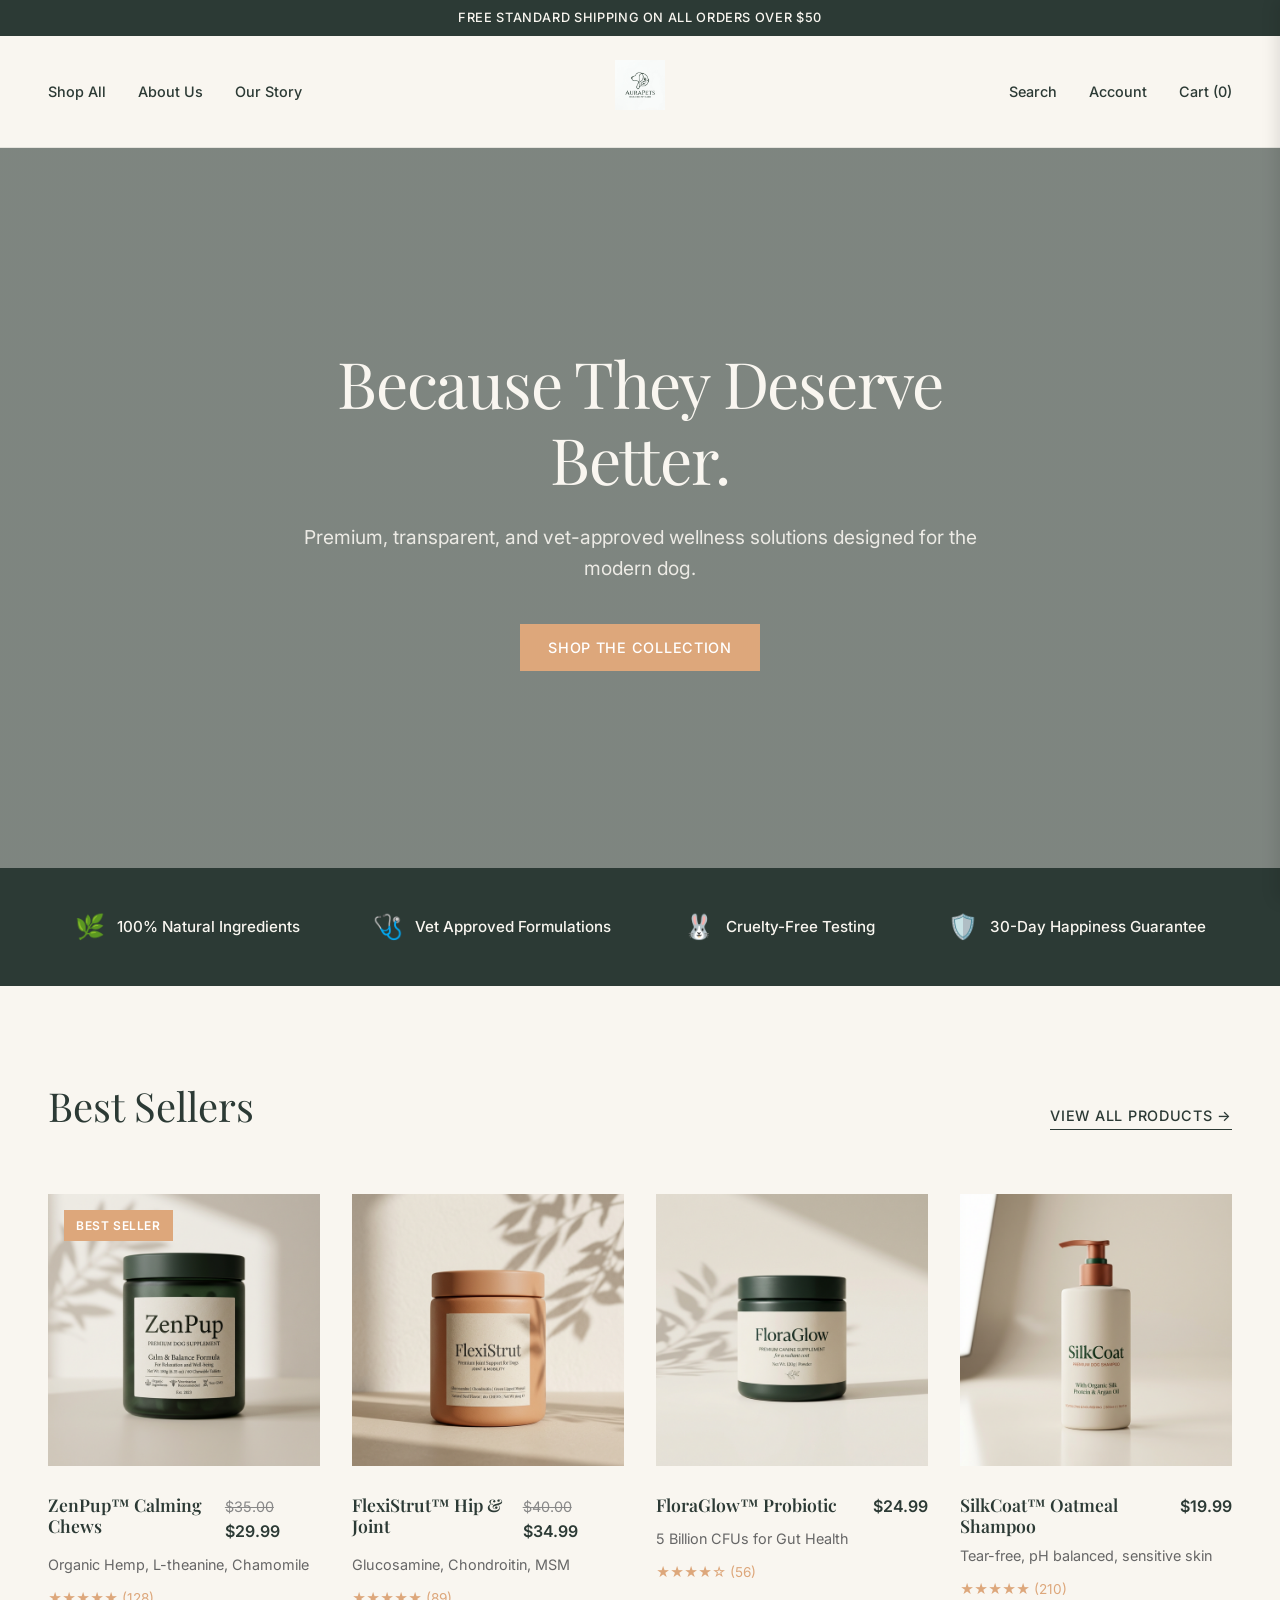
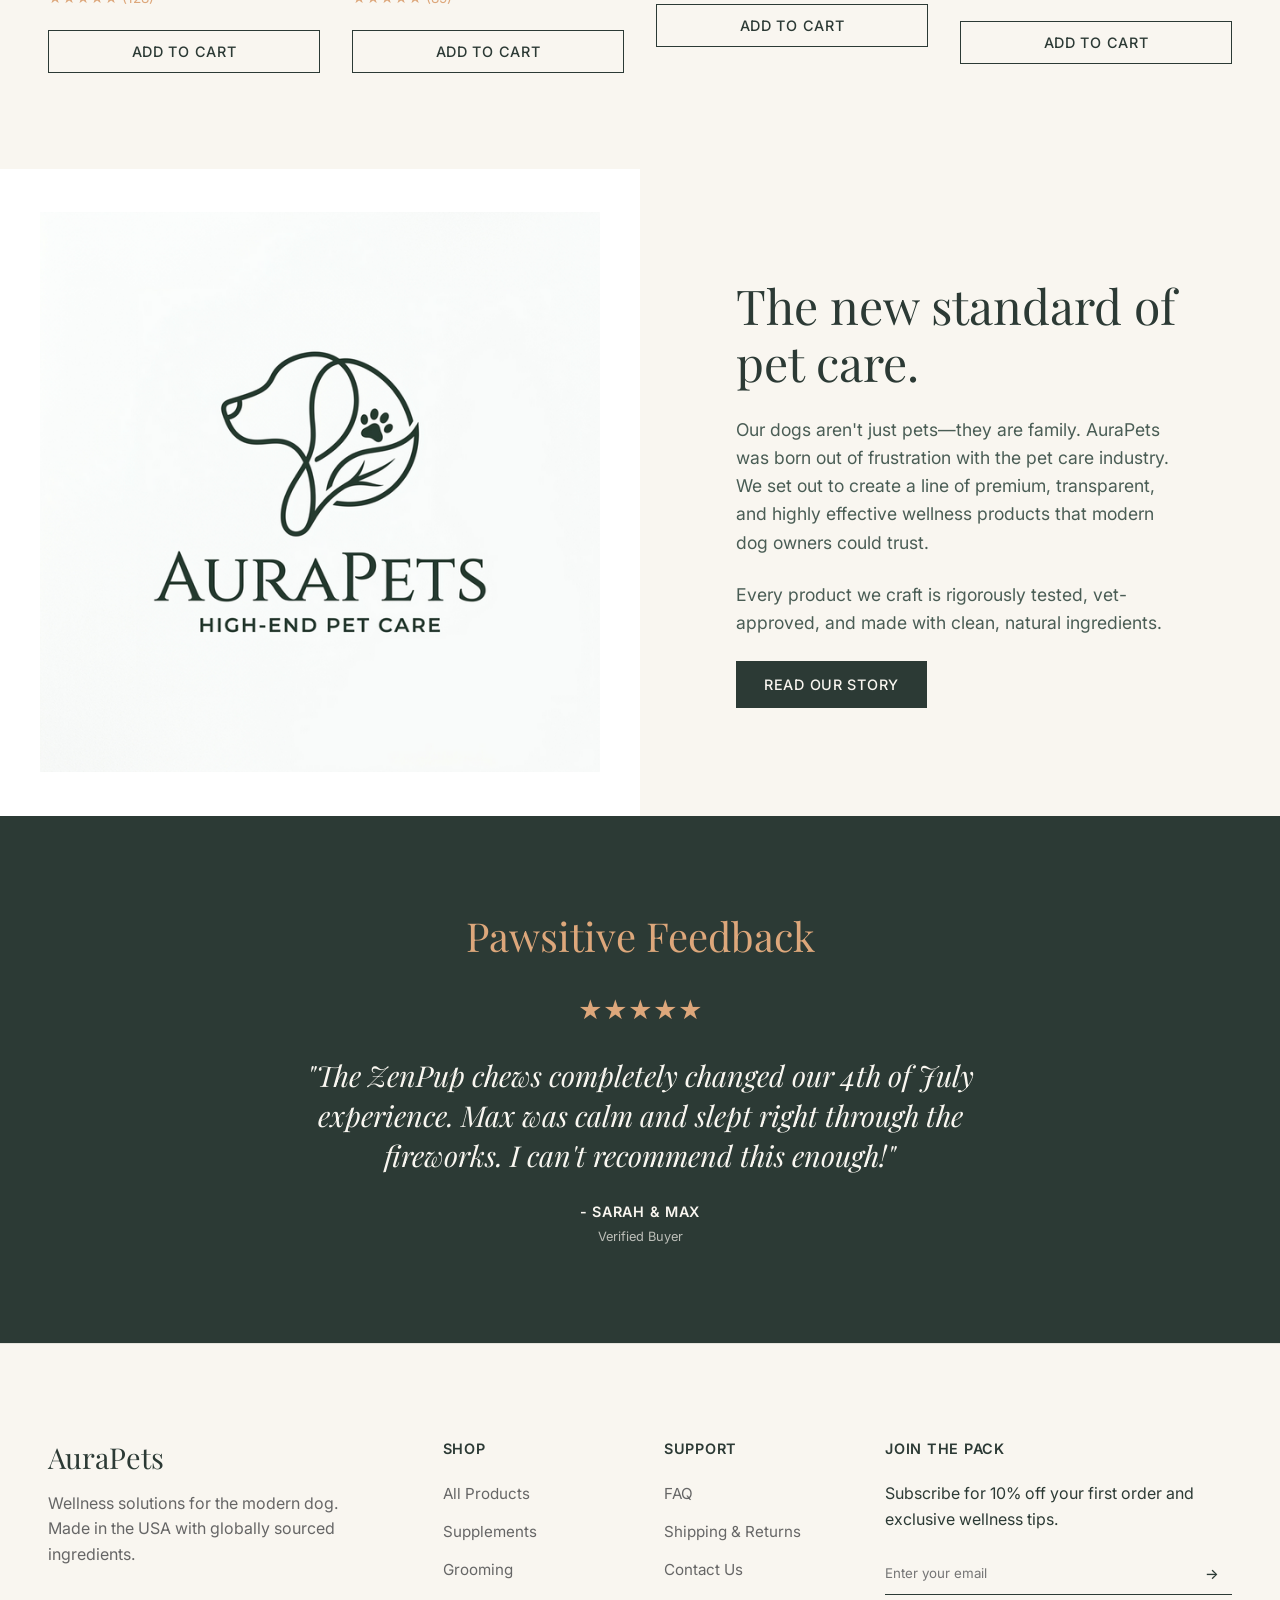
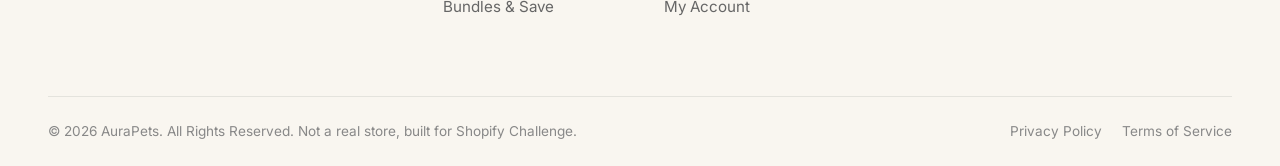
<file: index.html>
<!DOCTYPE html>
<html lang="en">
<head>
    <meta charset="UTF-8">
    <meta name="viewport" content="width=device-width, initial-scale=1.0">
    <title>AuraPets | Premium Dog Wellness</title>
    <!-- Modern Typography -->
    <link rel="preconnect" href="https://fonts.googleapis.com">
    <link rel="preconnect" href="https://fonts.gstatic.com" crossorigin>
    <link href="https://fonts.googleapis.com/css2?family=Playfair+Display:ital,wght@0,400;0,600;1,400&family=Inter:wght@300;400;500;600&display=swap" rel="stylesheet">
    <link rel="stylesheet" href="styles.css">
</head>
<body>

    <!-- Announcement Bar -->
    <div class="announcement-bar">
        <span>Free standard shipping on all orders over $50</span>
    </div>

    <!-- Header / Navbar -->
    <header class="navbar">
        <div class="nav-left">
            <a href="#" class="nav-link">Shop All</a>
            <a href="#" class="nav-link">About Us</a>
            <a href="#" class="nav-link">Our Story</a>
        </div>
        <div class="nav-logo">
            <a href="index.html">
                <img src="images/aurapets_logo_1773768662969.png" alt="AuraPets Logo" style="height: 50px; width: auto;">
            </a>
        </div>
        <div class="nav-right">
            <a href="#" class="nav-link">Search</a>
            <a href="#" class="nav-link">Account</a>
            <a href="#" class="nav-link cart-icon">Cart (0)</a>
        </div>
    </header>

    <!-- Hero Section -->
    <section class="hero">
        <div class="hero-content">
            <h1>Because They Deserve Better.</h1>
            <p>Premium, transparent, and vet-approved wellness solutions designed for the modern dog.</p>
            <a href="#shop" class="btn btn-primary">Shop The Collection</a>
        </div>
    </section>

    <!-- Trust Badges Section -->
    <section class="trust-bar">
        <div class="trust-item">
            <div class="trust-icon">🌿</div>
            <span>100% Natural Ingredients</span>
        </div>
        <div class="trust-item">
            <div class="trust-icon">🩺</div>
            <span>Vet Approved Formulations</span>
        </div>
        <div class="trust-item">
            <div class="trust-icon">🐰</div>
            <span>Cruelty-Free Testing</span>
        </div>
        <div class="trust-item">
            <div class="trust-icon">🛡️</div>
            <span>30-Day Happiness Guarantee</span>
        </div>
    </section>

    <!-- Featured Collection -->
    <section id="shop" class="featured-collection">
        <div class="section-header">
            <h2>Best Sellers</h2>
            <a href="#" class="view-all">View All Products &rarr;</a>
        </div>
        <div class="product-grid">
            <!-- Product 1 -->
            <div class="product-card">
                <div class="product-image-container">
                    <div class="badge">Best Seller</div>
                    <img src="images/aurapets_zenpup_1773768875259.png" alt="ZenPup™ Calming Chews" class="placeholder-image">
                </div>
                <div class="product-info">
                    <div class="product-title-row">
                        <h3>ZenPup™ Calming Chews</h3>
                        <span class="product-price"><span class="compare-price">$35.00</span> $29.99</span>
                    </div>
                    <p class="product-subtitle">Organic Hemp, L-theanine, Chamomile</p>
                    <div class="product-reviews">★★★★★ (128)</div>
                    <button class="btn btn-outline btn-block">Add to Cart</button>
                </div>
            </div>

            <!-- Product 2 -->
            <div class="product-card">
                <div class="product-image-container">
                    <img src="images/aurapets_flexistrut_1773768894676.png" alt="FlexiStrut™ Hip & Joint" class="placeholder-image">
                </div>
                <div class="product-info">
                    <div class="product-title-row">
                        <h3>FlexiStrut™ Hip & Joint</h3>
                        <span class="product-price"><span class="compare-price">$40.00</span> $34.99</span>
                    </div>
                    <p class="product-subtitle">Glucosamine, Chondroitin, MSM</p>
                    <div class="product-reviews">★★★★★ (89)</div>
                    <button class="btn btn-outline btn-block">Add to Cart</button>
                </div>
            </div>

            <!-- Product 3 -->
            <div class="product-card">
                <div class="product-image-container">
                    <img src="images/aurapets_floraglow_1773768927092.png" alt="FloraGlow™ Probiotic" class="placeholder-image">
                </div>
                <div class="product-info">
                    <div class="product-title-row">
                        <h3>FloraGlow™ Probiotic</h3>
                        <span class="product-price">$24.99</span>
                    </div>
                    <p class="product-subtitle">5 Billion CFUs for Gut Health</p>
                    <div class="product-reviews">★★★★☆ (56)</div>
                    <button class="btn btn-outline btn-block">Add to Cart</button>
                </div>
            </div>

            <!-- Product 4 -->
            <div class="product-card">
                <div class="product-image-container">
                    <img src="images/aurapets_silkcoat_1773769211645.png" alt="SilkCoat™ Oatmeal Shampoo" class="placeholder-image">
                </div>
                <div class="product-info">
                    <div class="product-title-row">
                        <h3>SilkCoat™ Oatmeal Shampoo</h3>
                        <span class="product-price">$19.99</span>
                    </div>
                    <p class="product-subtitle">Tear-free, pH balanced, sensitive skin</p>
                    <div class="product-reviews">★★★★★ (210)</div>
                    <button class="btn btn-outline btn-block">Add to Cart</button>
                </div>
            </div>
        </div>
    </section>

    <!-- Brand Story Offset Layout -->
    <section class="brand-story">
        <div class="story-image">
             <img src="images/aurapets_logo_1773768662969.png" alt="AuraPets Logo" style="height: 100%; width: 100%; object-fit: contain; background: #fff; padding: 40px;">
        </div>

        <div class="story-content">
            <h2>The new standard of pet care.</h2>
            <p>Our dogs aren't just pets—they are family. AuraPets was born out of frustration with the pet care industry. We set out to create a line of premium, transparent, and highly effective wellness products that modern dog owners could trust.</p>
            <p>Every product we craft is rigorously tested, vet-approved, and made with clean, natural ingredients.</p>
            <a href="#" class="btn btn-secondary">Read Our Story</a>
        </div>
    </section>

    <!-- Testimonial Slider -->
    <section class="testimonials">
        <h2>Pawsitive Feedback</h2>
        <div class="testimonial-card">
            <div class="stars">★★★★★</div>
            <p class="quote">"The ZenPup chews completely changed our 4th of July experience. Max was calm and slept right through the fireworks. I can't recommend this enough!"</p>
            <p class="author">- Sarah & Max</p>
            <p class="verified">Verified Buyer</p>
        </div>
    </section>

    <!-- Footer -->
    <footer class="site-footer">
        <div class="footer-grid">
            <div class="footer-col brand-col">
                <h3>AuraPets</h3>
                <p>Wellness solutions for the modern dog. Made in the USA with globally sourced ingredients.</p>
            </div>
            <div class="footer-col links-col">
                <h4>Shop</h4>
                <ul>
                    <li><a href="#">All Products</a></li>
                    <li><a href="#">Supplements</a></li>
                    <li><a href="#">Grooming</a></li>
                    <li><a href="#">Bundles & Save</a></li>
                </ul>
            </div>
            <div class="footer-col links-col">
                <h4>Support</h4>
                <ul>
                    <li><a href="#">FAQ</a></li>
                    <li><a href="#">Shipping & Returns</a></li>
                    <li><a href="#">Contact Us</a></li>
                    <li><a href="#">My Account</a></li>
                </ul>
            </div>
            <div class="footer-col newsletter-col">
                <h4>Join the Pack</h4>
                <p>Subscribe for 10% off your first order and exclusive wellness tips.</p>
                <form class="newsletter-form">
                    <input type="email" placeholder="Enter your email" required>
                    <button type="submit" class="btn btn-primary">→</button>
                </form>
            </div>
        </div>
        <div class="footer-bottom">
            <p>&copy; 2026 AuraPets. All Rights Reserved. Not a real store, built for Shopify Challenge.</p>
            <div class="legal-links">
                <a href="#">Privacy Policy</a>
                <a href="#">Terms of Service</a>
            </div>
        </div>
    </footer>

    <!-- Cart Drawer UI -->
    <div class="cart-overlay" id="cartOverlay"></div>
    <div class="cart-drawer" id="cartDrawer">
        <div class="cart-header">
            <h2>Your Cart</h2>
            <button class="close-cart" id="closeCart">&times;</button>
        </div>
        <div class="cart-items" id="cartItems">
            <!-- Cart items will be injected here via JS -->
            <p class="empty-cart-message">Your cart is currently empty.</p>
        </div>
        <div class="cart-footer">
            <div class="cart-total">
                <span>Total:</span>
                <span id="cartTotal">$0.00</span>
            </div>
            <button class="btn btn-primary btn-block checkout-btn">Checkout</button>
        </div>
    </div>

    <!-- Interactive Cart Script -->
    <script>
        document.addEventListener('DOMContentLoaded', () => {
            const addToCartButtons = document.querySelectorAll('.btn-outline.btn-block');
            const cartIcon = document.querySelector('.cart-icon');
            
            const cartDrawer = document.getElementById('cartDrawer');
            const cartOverlay = document.getElementById('cartOverlay');
            const closeCartBtn = document.getElementById('closeCart');
            const cartItemsContainer = document.getElementById('cartItems');
            const cartTotalElement = document.getElementById('cartTotal');
            
            let cart = [];

            // Toggle Cart Drawer
            function toggleCart(e) {
                if (e) e.preventDefault();
                cartDrawer.classList.toggle('open');
                cartOverlay.classList.toggle('open');
            }

            cartIcon.addEventListener('click', toggleCart);
            closeCartBtn.addEventListener('click', toggleCart);
            cartOverlay.addEventListener('click', toggleCart);

            // Update Cart UI
            function updateCartUI() {
                // Update total items count
                const totalItems = cart.reduce((sum, item) => sum + item.quantity, 0);
                cartIcon.textContent = `Cart (${totalItems})`;

                // Render items
                if (cart.length === 0) {
                    cartItemsContainer.innerHTML = '<p class="empty-cart-message">Your cart is currently empty.</p>';
                    cartTotalElement.textContent = '$0.00';
                    return;
                }

                cartItemsContainer.innerHTML = '';
                let totalCost = 0;

                cart.forEach((item, index) => {
                    const itemTotal = item.price * item.quantity;
                    totalCost += itemTotal;

                    const itemHTML = `
                        <div class="cart-item">
                            <img src="${item.image}" alt="${item.title}" class="cart-item-image">
                            <div class="cart-item-details">
                                <h4 class="cart-item-title">${item.title}</h4>
                                <p class="cart-item-price">$${item.price.toFixed(2)}</p>
                                <div class="cart-item-qty">
                                    <span>Qty: ${item.quantity}</span>
                                </div>
                            </div>
                        </div>
                    `;
                    cartItemsContainer.insertAdjacentHTML('beforeend', itemHTML);
                });

                cartTotalElement.textContent = `$${totalCost.toFixed(2)}`;
            }

            // Add to Cart Logic
            addToCartButtons.forEach(button => {
                button.addEventListener('click', function(e) {
                    e.preventDefault();
                    
                    const productCard = this.closest('.product-card');
                    const title = productCard.querySelector('.product-title-row h3').textContent;
                    const priceText = productCard.querySelector('.product-price').childNodes;
                    // Extract price ignoring the compare at span
                    let priceString = "";
                    priceText.forEach(node => {
                        if (node.nodeType === 3) priceString += node.textContent.trim();
                    });
                    const price = parseFloat(priceString.replace('$', ''));
                    const image = productCard.querySelector('.product-image-container img').src;

                    // Check if item already exists in cart
                    const existingItem = cart.find(item => item.title === title);
                    if (existingItem) {
                        existingItem.quantity += 1;
                    } else {
                        cart.push({ title, price, image, quantity: 1 });
                    }

                    updateCartUI();
                    
                    // Visual feedback on the button
                    const originalText = this.textContent;
                    this.textContent = 'Added to Cart!';
                    this.style.backgroundColor = 'var(--text-color)';
                    this.style.color = 'var(--primary-bg)';
                    
                    // Open the cart automatically
                    if (!cartDrawer.classList.contains('open')) {
                        toggleCart();
                    }
                    
                    // Reset button after 2 seconds
                    setTimeout(() => {
                        this.textContent = originalText;
                        this.style.backgroundColor = 'transparent';
                        this.style.color = 'var(--text-color)';
                    }, 2000);
                });
            });
        });
    </script>
</body>
</html>
</file>
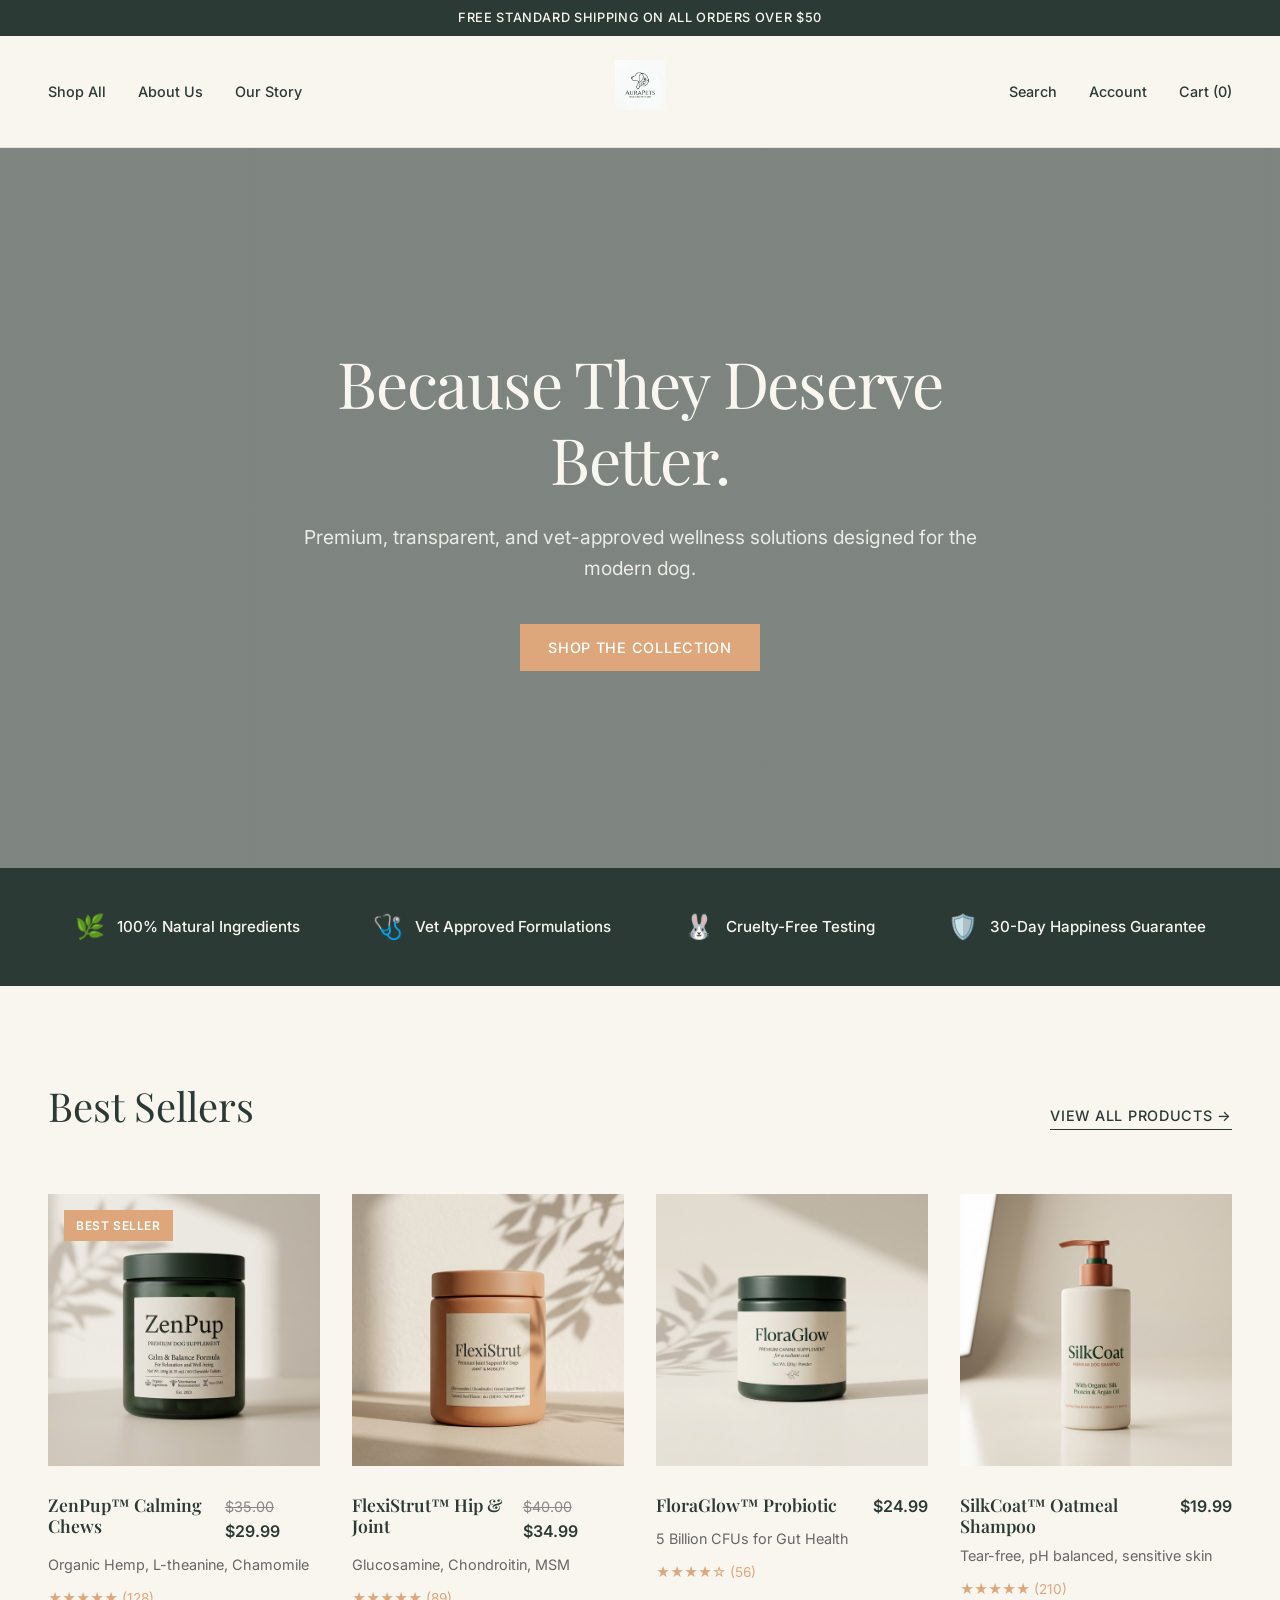
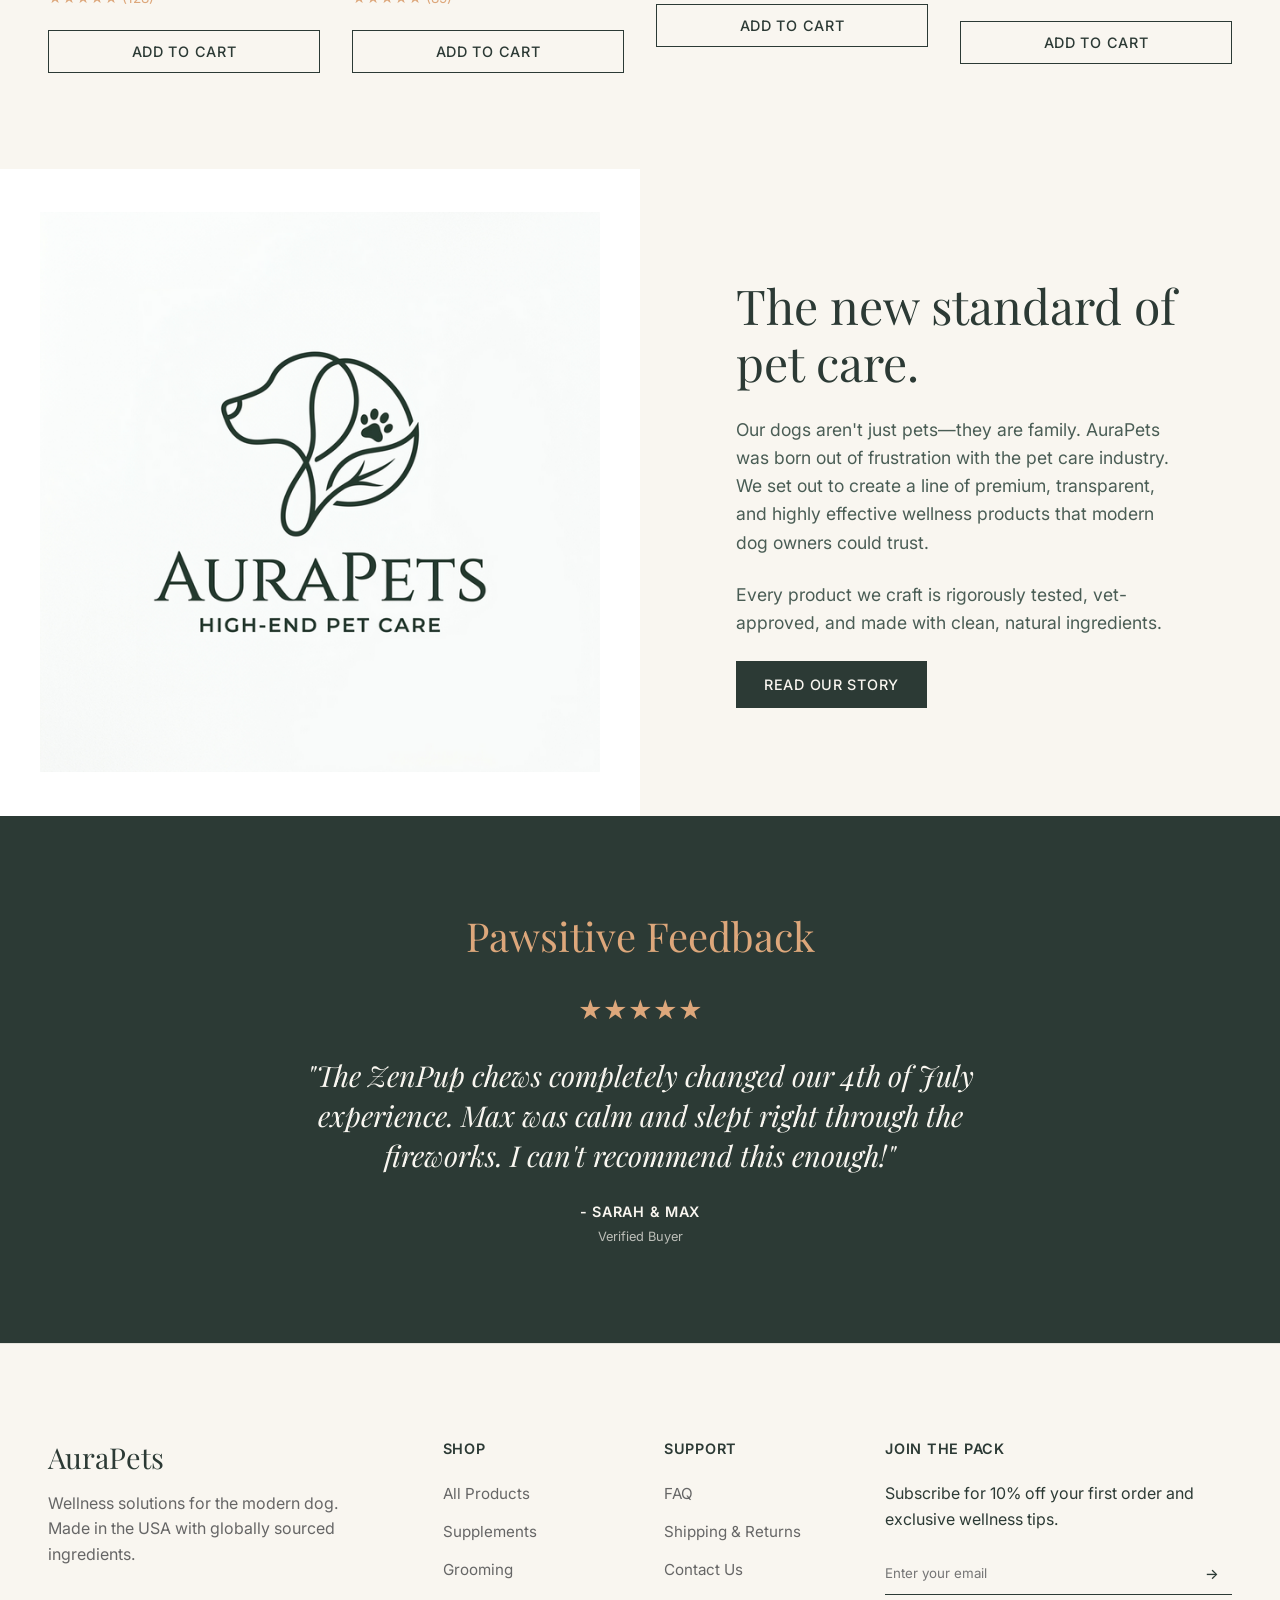
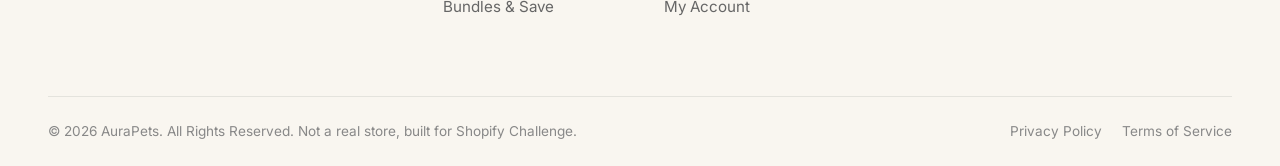
<file: public/index.html>
<!DOCTYPE html>
<html lang="en">
<head>
    <meta charset="UTF-8">
    <meta name="viewport" content="width=device-width, initial-scale=1.0">
    <title>AuraPets | Premium Dog Wellness</title>
    <!-- Modern Typography -->
    <link rel="preconnect" href="https://fonts.googleapis.com">
    <link rel="preconnect" href="https://fonts.gstatic.com" crossorigin>
    <link href="https://fonts.googleapis.com/css2?family=Playfair+Display:ital,wght@0,400;0,600;1,400&family=Inter:wght@300;400;500;600&display=swap" rel="stylesheet">
    <link rel="stylesheet" href="styles.css">
</head>
<body>

    <!-- Announcement Bar -->
    <div class="announcement-bar">
        <span>Free standard shipping on all orders over $50</span>
    </div>

    <!-- Header / Navbar -->
    <header class="navbar">
        <div class="nav-left">
            <a href="#" class="nav-link">Shop All</a>
            <a href="#" class="nav-link">About Us</a>
            <a href="#" class="nav-link">Our Story</a>
        </div>
        <div class="nav-logo">
            <a href="index.html">
                <img src="images/aurapets_logo_1773768662969.png" alt="AuraPets Logo" style="height: 50px; width: auto;">
            </a>
        </div>
        <div class="nav-right">
            <a href="#" class="nav-link">Search</a>
            <a href="#" class="nav-link">Account</a>
            <a href="#" class="nav-link cart-icon">Cart (0)</a>
        </div>
    </header>

    <!-- Hero Section -->
    <section class="hero">
        <div class="hero-content">
            <h1>Because They Deserve Better.</h1>
            <p>Premium, transparent, and vet-approved wellness solutions designed for the modern dog.</p>
            <a href="#shop" class="btn btn-primary">Shop The Collection</a>
        </div>
    </section>

    <!-- Trust Badges Section -->
    <section class="trust-bar">
        <div class="trust-item">
            <div class="trust-icon">🌿</div>
            <span>100% Natural Ingredients</span>
        </div>
        <div class="trust-item">
            <div class="trust-icon">🩺</div>
            <span>Vet Approved Formulations</span>
        </div>
        <div class="trust-item">
            <div class="trust-icon">🐰</div>
            <span>Cruelty-Free Testing</span>
        </div>
        <div class="trust-item">
            <div class="trust-icon">🛡️</div>
            <span>30-Day Happiness Guarantee</span>
        </div>
    </section>

    <!-- Featured Collection -->
    <section id="shop" class="featured-collection">
        <div class="section-header">
            <h2>Best Sellers</h2>
            <a href="#" class="view-all">View All Products &rarr;</a>
        </div>
        <div class="product-grid">
            <!-- Product 1 -->
            <div class="product-card">
                <div class="product-image-container">
                    <div class="badge">Best Seller</div>
                    <img src="images/aurapets_zenpup_1773768875259.png" alt="ZenPup™ Calming Chews" class="placeholder-image">
                </div>
                <div class="product-info">
                    <div class="product-title-row">
                        <h3>ZenPup™ Calming Chews</h3>
                        <span class="product-price"><span class="compare-price">$35.00</span> $29.99</span>
                    </div>
                    <p class="product-subtitle">Organic Hemp, L-theanine, Chamomile</p>
                    <div class="product-reviews">★★★★★ (128)</div>
                    <button class="btn btn-outline btn-block">Add to Cart</button>
                </div>
            </div>

            <!-- Product 2 -->
            <div class="product-card">
                <div class="product-image-container">
                    <img src="images/aurapets_flexistrut_1773768894676.png" alt="FlexiStrut™ Hip & Joint" class="placeholder-image">
                </div>
                <div class="product-info">
                    <div class="product-title-row">
                        <h3>FlexiStrut™ Hip & Joint</h3>
                        <span class="product-price"><span class="compare-price">$40.00</span> $34.99</span>
                    </div>
                    <p class="product-subtitle">Glucosamine, Chondroitin, MSM</p>
                    <div class="product-reviews">★★★★★ (89)</div>
                    <button class="btn btn-outline btn-block">Add to Cart</button>
                </div>
            </div>

            <!-- Product 3 -->
            <div class="product-card">
                <div class="product-image-container">
                    <img src="images/aurapets_floraglow_1773768927092.png" alt="FloraGlow™ Probiotic" class="placeholder-image">
                </div>
                <div class="product-info">
                    <div class="product-title-row">
                        <h3>FloraGlow™ Probiotic</h3>
                        <span class="product-price">$24.99</span>
                    </div>
                    <p class="product-subtitle">5 Billion CFUs for Gut Health</p>
                    <div class="product-reviews">★★★★☆ (56)</div>
                    <button class="btn btn-outline btn-block">Add to Cart</button>
                </div>
            </div>

            <!-- Product 4 -->
            <div class="product-card">
                <div class="product-image-container">
                    <img src="images/aurapets_silkcoat_1773769211645.png" alt="SilkCoat™ Oatmeal Shampoo" class="placeholder-image">
                </div>
                <div class="product-info">
                    <div class="product-title-row">
                        <h3>SilkCoat™ Oatmeal Shampoo</h3>
                        <span class="product-price">$19.99</span>
                    </div>
                    <p class="product-subtitle">Tear-free, pH balanced, sensitive skin</p>
                    <div class="product-reviews">★★★★★ (210)</div>
                    <button class="btn btn-outline btn-block">Add to Cart</button>
                </div>
            </div>
        </div>
    </section>

    <!-- Brand Story Offset Layout -->
    <section class="brand-story">
        <div class="story-image">
             <img src="images/aurapets_logo_1773768662969.png" alt="AuraPets Logo" style="height: 100%; width: 100%; object-fit: contain; background: #fff; padding: 40px;">
        </div>

        <div class="story-content">
            <h2>The new standard of pet care.</h2>
            <p>Our dogs aren't just pets—they are family. AuraPets was born out of frustration with the pet care industry. We set out to create a line of premium, transparent, and highly effective wellness products that modern dog owners could trust.</p>
            <p>Every product we craft is rigorously tested, vet-approved, and made with clean, natural ingredients.</p>
            <a href="#" class="btn btn-secondary">Read Our Story</a>
        </div>
    </section>

    <!-- Testimonial Slider -->
    <section class="testimonials">
        <h2>Pawsitive Feedback</h2>
        <div class="testimonial-card">
            <div class="stars">★★★★★</div>
            <p class="quote">"The ZenPup chews completely changed our 4th of July experience. Max was calm and slept right through the fireworks. I can't recommend this enough!"</p>
            <p class="author">- Sarah & Max</p>
            <p class="verified">Verified Buyer</p>
        </div>
    </section>

    <!-- Footer -->
    <footer class="site-footer">
        <div class="footer-grid">
            <div class="footer-col brand-col">
                <h3>AuraPets</h3>
                <p>Wellness solutions for the modern dog. Made in the USA with globally sourced ingredients.</p>
            </div>
            <div class="footer-col links-col">
                <h4>Shop</h4>
                <ul>
                    <li><a href="#">All Products</a></li>
                    <li><a href="#">Supplements</a></li>
                    <li><a href="#">Grooming</a></li>
                    <li><a href="#">Bundles & Save</a></li>
                </ul>
            </div>
            <div class="footer-col links-col">
                <h4>Support</h4>
                <ul>
                    <li><a href="#">FAQ</a></li>
                    <li><a href="#">Shipping & Returns</a></li>
                    <li><a href="#">Contact Us</a></li>
                    <li><a href="#">My Account</a></li>
                </ul>
            </div>
            <div class="footer-col newsletter-col">
                <h4>Join the Pack</h4>
                <p>Subscribe for 10% off your first order and exclusive wellness tips.</p>
                <form class="newsletter-form">
                    <input type="email" placeholder="Enter your email" required>
                    <button type="submit" class="btn btn-primary">→</button>
                </form>
            </div>
        </div>
        <div class="footer-bottom">
            <p>&copy; 2026 AuraPets. All Rights Reserved. Not a real store, built for Shopify Challenge.</p>
            <div class="legal-links">
                <a href="#">Privacy Policy</a>
                <a href="#">Terms of Service</a>
            </div>
        </div>
    </footer>

</body>
</html>
</file>
<file: styles.css>
/* 
AuraPets Design System
Primary: #F9F6F0 (Soft Alabaster)
Secondary: #2C3A35 (Deep Forest Green)
Accent: #DDA77B (Warm Terracotta)
*/

:root {
    --primary-bg: #F9F6F0;
    --text-color: #2C3A35;
    --accent-color: #DDA77B;
    --border-color: rgba(44, 58, 53, 0.1);
    
    --font-heading: 'Playfair Display', serif;
    --font-body: 'Inter', sans-serif;
    
    --spacing-xs: 0.5rem;
    --spacing-sm: 1rem;
    --spacing-md: 2rem;
    --spacing-lg: 4rem;
    --spacing-xl: 6rem;
}

* {
    margin: 0;
    padding: 0;
    box-sizing: border-box;
}

body {
    background-color: var(--primary-bg);
    color: var(--text-color);
    font-family: var(--font-body);
    font-size: 16px;
    line-height: 1.6;
    -webkit-font-smoothing: antialiased;
}

h1, h2, h3, h4, h5, h6 {
    font-family: var(--font-heading);
    font-weight: 400;
    line-height: 1.2;
    margin-bottom: var(--spacing-sm);
}

a {
    color: inherit;
    text-decoration: none;
    transition: opacity 0.3s ease;
}

a:hover {
    opacity: 0.7;
}

/* --- COMPONENTS --- */

.btn {
    display: inline-block;
    padding: 12px 28px;
    font-family: var(--font-body);
    font-weight: 500;
    font-size: 0.9rem;
    letter-spacing: 0.05em;
    text-transform: uppercase;
    cursor: pointer;
    border: none;
    transition: all 0.3s ease;
    text-align: center;
}

.btn-primary {
    background-color: var(--accent-color);
    color: #fff;
}

.btn-primary:hover {
    background-color: #c4916a;
    opacity: 1;
}

.btn-secondary {
    background-color: var(--text-color);
    color: var(--primary-bg);
}

.btn-secondary:hover {
    background-color: #1a2320;
    opacity: 1;
}

.btn-outline {
    background-color: transparent;
    border: 1px solid var(--text-color);
    color: var(--text-color);
}

.btn-outline:hover {
    background-color: var(--text-color);
    color: var(--primary-bg);
}

.btn-block {
    display: block;
    width: 100%;
}

.placeholder-image {
    width: 100%;
    aspect-ratio: 1 / 1;
    object-fit: cover;
    background-color: #e2dfda; /* subtle gray */
}

/* --- SECTIONS --- */

.announcement-bar {
    background-color: var(--text-color);
    color: var(--primary-bg);
    text-align: center;
    padding: 8px 16px;
    font-size: 0.8rem;
    font-weight: 500;
    letter-spacing: 0.05em;
    text-transform: uppercase;
}

.navbar {
    display: flex;
    justify-content: space-between;
    align-items: center;
    padding: 24px 48px;
    border-bottom: 1px solid var(--border-color);
    position: sticky;
    top: 0;
    background-color: rgba(249, 246, 240, 0.95);
    backdrop-filter: blur(10px);
    z-index: 100;
}

.nav-left, .nav-right {
    display: flex;
    gap: 32px;
    flex: 1;
}

.nav-right {
    justify-content: flex-end;
}

.nav-logo a {
    font-family: var(--font-heading);
    font-size: 2rem;
    font-weight: 600;
    letter-spacing: -0.02em;
}

.nav-link {
    font-size: 0.9rem;
    font-weight: 500;
}

.hero {
    height: 80vh;
    display: flex;
    align-items: center;
    justify-content: center;
    text-align: center;
    padding: 0 20px;
    /* Normally you'd use the generated lifestyle image here */
    background: linear-gradient(rgba(44, 58, 53, 0.6), rgba(44, 58, 53, 0.6)), url('https://images.unsplash.com/photo-1552053831-71594a27632d?auto=format&fit=crop&q=80&w=2000') no-repeat center center / cover;
    color: var(--primary-bg);
}

.hero-content {
    max-width: 700px;
}

.hero h1 {
    font-size: 4rem;
    margin-bottom: 24px;
    letter-spacing: -0.02em;
}

.hero p {
    font-size: 1.2rem;
    margin-bottom: 40px;
    opacity: 0.9;
}

.trust-bar {
    display: flex;
    justify-content: space-around;
    align-items: center;
    padding: 40px 48px;
    background-color: var(--text-color);
    color: var(--primary-bg);
    flex-wrap: wrap;
    gap: 20px;
}

.trust-item {
    display: flex;
    align-items: center;
    gap: 12px;
    font-weight: 500;
    font-size: 0.95rem;
}

.trust-icon {
    font-size: 1.5rem;
}

.featured-collection {
    padding: var(--spacing-xl) 48px;
}

.section-header {
    display: flex;
    justify-content: space-between;
    align-items: flex-end;
    margin-bottom: var(--spacing-lg);
}

.section-header h2 {
    font-size: 2.5rem;
    margin-bottom: 0;
}

.view-all {
    font-size: 0.9rem;
    font-weight: 500;
    text-transform: uppercase;
    letter-spacing: 0.05em;
    border-bottom: 1px solid var(--text-color);
    padding-bottom: 2px;
}

.product-grid {
    display: grid;
    grid-template-columns: repeat(4, 1fr);
    gap: 32px;
}

.product-card {
    display: flex;
    flex-direction: column;
}

.product-image-container {
    position: relative;
    margin-bottom: 20px;
    overflow: hidden;
}

.badge {
    position: absolute;
    top: 16px;
    left: 16px;
    background-color: var(--accent-color);
    color: #fff;
    padding: 6px 12px;
    font-size: 0.75rem;
    font-weight: 600;
    text-transform: uppercase;
    letter-spacing: 0.05em;
    z-index: 2;
}

.product-image-container img {
    transition: transform 0.5s ease;
}

.product-image-container:hover img {
    transform: scale(1.05);
}

.product-title-row {
    display: flex;
    justify-content: space-between;
    align-items: flex-start;
    margin-bottom: 8px;
}

.product-title-row h3 {
    font-size: 1.1rem;
    margin-bottom: 0;
    font-weight: 600;
}

.product-price {
    font-weight: 600;
}

.compare-price {
    text-decoration: line-through;
    color: #888;
    margin-right: 6px;
    font-size: 0.9rem;
    font-weight: 400;
}

.product-subtitle {
    font-size: 0.9rem;
    color: #666;
    margin-bottom: 12px;
}

.product-reviews {
    font-size: 0.85rem;
    color: var(--accent-color);
    margin-bottom: 20px;
}

.brand-story {
    display: grid;
    grid-template-columns: 1fr 1fr;
    align-items: stretch;
}

.story-image {
    min-height: 500px;
}

.story-content {
    padding: var(--spacing-xl);
    display: flex;
    flex-direction: column;
    justify-content: center;
    align-items: flex-start;
}

.story-content h2 {
    font-size: 3rem;
    margin-bottom: 24px;
}

.story-content p {
    font-size: 1.1rem;
    margin-bottom: 24px;
    color: #4a5d55;
    max-width: 500px;
}

.testimonials {
    background-color: var(--text-color);
    color: var(--primary-bg);
    padding: var(--spacing-xl) 20px;
    text-align: center;
}

.testimonials h2 {
    color: var(--accent-color);
    margin-bottom: var(--spacing-md);
    font-size: 2.5rem;
}

.testimonial-card {
    max-width: 700px;
    margin: 0 auto;
}

.stars {
    color: var(--accent-color);
    font-size: 1.5rem;
    margin-bottom: 24px;
}

.quote {
    font-family: var(--font-heading);
    font-size: 1.8rem;
    font-style: italic;
    line-height: 1.4;
    margin-bottom: 24px;
}

.author {
    font-weight: 600;
    text-transform: uppercase;
    letter-spacing: 0.05em;
    font-size: 0.9rem;
}

.verified {
    font-size: 0.8rem;
    opacity: 0.7;
    margin-top: 4px;
}

.site-footer {
    padding: var(--spacing-xl) 48px 24px;
    border-top: 1px solid var(--border-color);
}

.footer-grid {
    display: grid;
    grid-template-columns: 2fr 1fr 1fr 2fr;
    gap: 48px;
    margin-bottom: 64px;
}

.footer-col h3 {
    font-size: 1.8rem;
    margin-bottom: 16px;
}

.footer-col.brand-col p {
    color: #666;
    max-width: 300px;
}

.footer-col h4 {
    font-family: var(--font-body);
    font-weight: 600;
    font-size: 0.9rem;
    text-transform: uppercase;
    letter-spacing: 0.05em;
    margin-bottom: 24px;
}

.footer-col ul {
    list-style: none;
}

.footer-col ul li {
    margin-bottom: 12px;
}

.footer-col ul li a {
    color: #666;
    font-size: 0.95rem;
}

.footer-col ul li a:hover {
    color: var(--text-color);
}

.newsletter-form {
    display: flex;
    margin-top: 20px;
    border-bottom: 1px solid var(--text-color);
}

.newsletter-form input {
    flex: 1;
    background: transparent;
    border: none;
    padding: 12px 0;
    font-family: var(--font-body);
    color: var(--text-color);
    outline: none;
}

.newsletter-form button {
    background: transparent;
    color: var(--text-color);
    padding: 12px;
}

.newsletter-form button:hover {
    background: transparent;
    color: var(--accent-color);
}

.footer-bottom {
    display: flex;
    justify-content: space-between;
    align-items: center;
    padding-top: 24px;
    border-top: 1px solid var(--border-color);
    color: #888;
    font-size: 0.85rem;
}

.legal-links {
    display: flex;
    gap: 20px;
}

/* Responsive basics */
@media (max-width: 1024px) {
    .product-grid {
        grid-template-columns: repeat(2, 1fr);
    }
    .footer-grid {
        grid-template-columns: repeat(2, 1fr);
    }
}

@media (max-width: 768px) {
    .nav-left, .nav-right {
        display: none; /* simple mobile override */
    }
    .hero h1 {
        font-size: 3rem;
    }
    .brand-story {
        grid-template-columns: 1fr;
    }
    .product-grid, .footer-grid {
        grid-template-columns: 1fr;
    }
    .section-header {
        flex-direction: column;
        align-items: flex-start;
        gap: 16px;
    }
}

/* --- CART DRAWER UI --- */

.cart-overlay {
    position: fixed;
    top: 0;
    left: 0;
    width: 100vw;
    height: 100vh;
    background-color: rgba(0, 0, 0, 0.5);
    z-index: 999;
    opacity: 0;
    visibility: hidden;
    transition: opacity 0.3s ease, visibility 0.3s ease;
}

.cart-overlay.open {
    opacity: 1;
    visibility: visible;
}

.cart-drawer {
    position: fixed;
    top: 0;
    right: -400px;
    width: 400px;
    max-width: 100vw;
    height: 100vh;
    background-color: var(--primary-bg);
    box-shadow: -4px 0 15px rgba(0, 0, 0, 0.1);
    z-index: 1000;
    display: flex;
    flex-direction: column;
    transition: right 0.3s ease;
}

.cart-drawer.open {
    right: 0;
}

.cart-header {
    display: flex;
    justify-content: space-between;
    align-items: center;
    padding: 24px;
    border-bottom: 1px solid var(--border-color);
}

.cart-header h2 {
    margin: 0;
    font-size: 1.5rem;
}

.close-cart {
    background: none;
    border: none;
    font-size: 2rem;
    cursor: pointer;
    color: var(--text-color);
    line-height: 1;
}

.cart-items {
    flex: 1;
    overflow-y: auto;
    padding: 24px;
    display: flex;
    flex-direction: column;
    gap: 20px;
}

.empty-cart-message {
    text-align: center;
    color: #666;
    margin-top: 40px;
}

.cart-item {
    display: flex;
    gap: 16px;
    padding-bottom: 20px;
    border-bottom: 1px solid var(--border-color);
}

.cart-item-image {
    width: 80px;
    height: 80px;
    object-fit: cover;
    border-radius: 4px;
    background: #fff;
}

.cart-item-details {
    flex: 1;
    display: flex;
    flex-direction: column;
    justify-content: space-between;
}

.cart-item-title {
    font-size: 1rem;
    font-family: var(--font-body);
    font-weight: 600;
    margin: 0 0 4px 0;
}

.cart-item-price {
    font-size: 0.95rem;
    color: #666;
    margin: 0 0 8px 0;
}

.cart-item-qty span {
    font-size: 0.85rem;
    background: var(--border-color);
    padding: 2px 8px;
    border-radius: 12px;
}

.cart-footer {
    padding: 24px;
    border-top: 1px solid var(--border-color);
    background-color: var(--primary-bg);
}

.cart-total {
    display: flex;
    justify-content: space-between;
    font-size: 1.25rem;
    font-weight: 600;
    margin-bottom: 24px;
}

.checkout-btn {
    font-size: 1rem;
    padding: 16px;
}
</file>
<file: public/styles.css>
/* 
AuraPets Design System
Primary: #F9F6F0 (Soft Alabaster)
Secondary: #2C3A35 (Deep Forest Green)
Accent: #DDA77B (Warm Terracotta)
*/

:root {
    --primary-bg: #F9F6F0;
    --text-color: #2C3A35;
    --accent-color: #DDA77B;
    --border-color: rgba(44, 58, 53, 0.1);
    
    --font-heading: 'Playfair Display', serif;
    --font-body: 'Inter', sans-serif;
    
    --spacing-xs: 0.5rem;
    --spacing-sm: 1rem;
    --spacing-md: 2rem;
    --spacing-lg: 4rem;
    --spacing-xl: 6rem;
}

* {
    margin: 0;
    padding: 0;
    box-sizing: border-box;
}

body {
    background-color: var(--primary-bg);
    color: var(--text-color);
    font-family: var(--font-body);
    font-size: 16px;
    line-height: 1.6;
    -webkit-font-smoothing: antialiased;
}

h1, h2, h3, h4, h5, h6 {
    font-family: var(--font-heading);
    font-weight: 400;
    line-height: 1.2;
    margin-bottom: var(--spacing-sm);
}

a {
    color: inherit;
    text-decoration: none;
    transition: opacity 0.3s ease;
}

a:hover {
    opacity: 0.7;
}

/* --- COMPONENTS --- */

.btn {
    display: inline-block;
    padding: 12px 28px;
    font-family: var(--font-body);
    font-weight: 500;
    font-size: 0.9rem;
    letter-spacing: 0.05em;
    text-transform: uppercase;
    cursor: pointer;
    border: none;
    transition: all 0.3s ease;
    text-align: center;
}

.btn-primary {
    background-color: var(--accent-color);
    color: #fff;
}

.btn-primary:hover {
    background-color: #c4916a;
    opacity: 1;
}

.btn-secondary {
    background-color: var(--text-color);
    color: var(--primary-bg);
}

.btn-secondary:hover {
    background-color: #1a2320;
    opacity: 1;
}

.btn-outline {
    background-color: transparent;
    border: 1px solid var(--text-color);
    color: var(--text-color);
}

.btn-outline:hover {
    background-color: var(--text-color);
    color: var(--primary-bg);
}

.btn-block {
    display: block;
    width: 100%;
}

.placeholder-image {
    width: 100%;
    aspect-ratio: 1 / 1;
    object-fit: cover;
    background-color: #e2dfda; /* subtle gray */
}

/* --- SECTIONS --- */

.announcement-bar {
    background-color: var(--text-color);
    color: var(--primary-bg);
    text-align: center;
    padding: 8px 16px;
    font-size: 0.8rem;
    font-weight: 500;
    letter-spacing: 0.05em;
    text-transform: uppercase;
}

.navbar {
    display: flex;
    justify-content: space-between;
    align-items: center;
    padding: 24px 48px;
    border-bottom: 1px solid var(--border-color);
    position: sticky;
    top: 0;
    background-color: rgba(249, 246, 240, 0.95);
    backdrop-filter: blur(10px);
    z-index: 100;
}

.nav-left, .nav-right {
    display: flex;
    gap: 32px;
    flex: 1;
}

.nav-right {
    justify-content: flex-end;
}

.nav-logo a {
    font-family: var(--font-heading);
    font-size: 2rem;
    font-weight: 600;
    letter-spacing: -0.02em;
}

.nav-link {
    font-size: 0.9rem;
    font-weight: 500;
}

.hero {
    height: 80vh;
    display: flex;
    align-items: center;
    justify-content: center;
    text-align: center;
    padding: 0 20px;
    /* Normally you'd use the generated lifestyle image here */
    background: linear-gradient(rgba(44, 58, 53, 0.6), rgba(44, 58, 53, 0.6)), url('https://images.unsplash.com/photo-1552053831-71594a27632d?auto=format&fit=crop&q=80&w=2000') no-repeat center center / cover;
    color: var(--primary-bg);
}

.hero-content {
    max-width: 700px;
}

.hero h1 {
    font-size: 4rem;
    margin-bottom: 24px;
    letter-spacing: -0.02em;
}

.hero p {
    font-size: 1.2rem;
    margin-bottom: 40px;
    opacity: 0.9;
}

.trust-bar {
    display: flex;
    justify-content: space-around;
    align-items: center;
    padding: 40px 48px;
    background-color: var(--text-color);
    color: var(--primary-bg);
    flex-wrap: wrap;
    gap: 20px;
}

.trust-item {
    display: flex;
    align-items: center;
    gap: 12px;
    font-weight: 500;
    font-size: 0.95rem;
}

.trust-icon {
    font-size: 1.5rem;
}

.featured-collection {
    padding: var(--spacing-xl) 48px;
}

.section-header {
    display: flex;
    justify-content: space-between;
    align-items: flex-end;
    margin-bottom: var(--spacing-lg);
}

.section-header h2 {
    font-size: 2.5rem;
    margin-bottom: 0;
}

.view-all {
    font-size: 0.9rem;
    font-weight: 500;
    text-transform: uppercase;
    letter-spacing: 0.05em;
    border-bottom: 1px solid var(--text-color);
    padding-bottom: 2px;
}

.product-grid {
    display: grid;
    grid-template-columns: repeat(4, 1fr);
    gap: 32px;
}

.product-card {
    display: flex;
    flex-direction: column;
}

.product-image-container {
    position: relative;
    margin-bottom: 20px;
    overflow: hidden;
}

.badge {
    position: absolute;
    top: 16px;
    left: 16px;
    background-color: var(--accent-color);
    color: #fff;
    padding: 6px 12px;
    font-size: 0.75rem;
    font-weight: 600;
    text-transform: uppercase;
    letter-spacing: 0.05em;
    z-index: 2;
}

.product-image-container img {
    transition: transform 0.5s ease;
}

.product-image-container:hover img {
    transform: scale(1.05);
}

.product-title-row {
    display: flex;
    justify-content: space-between;
    align-items: flex-start;
    margin-bottom: 8px;
}

.product-title-row h3 {
    font-size: 1.1rem;
    margin-bottom: 0;
    font-weight: 600;
}

.product-price {
    font-weight: 600;
}

.compare-price {
    text-decoration: line-through;
    color: #888;
    margin-right: 6px;
    font-size: 0.9rem;
    font-weight: 400;
}

.product-subtitle {
    font-size: 0.9rem;
    color: #666;
    margin-bottom: 12px;
}

.product-reviews {
    font-size: 0.85rem;
    color: var(--accent-color);
    margin-bottom: 20px;
}

.brand-story {
    display: grid;
    grid-template-columns: 1fr 1fr;
    align-items: stretch;
}

.story-image {
    min-height: 500px;
}

.story-content {
    padding: var(--spacing-xl);
    display: flex;
    flex-direction: column;
    justify-content: center;
    align-items: flex-start;
}

.story-content h2 {
    font-size: 3rem;
    margin-bottom: 24px;
}

.story-content p {
    font-size: 1.1rem;
    margin-bottom: 24px;
    color: #4a5d55;
    max-width: 500px;
}

.testimonials {
    background-color: var(--text-color);
    color: var(--primary-bg);
    padding: var(--spacing-xl) 20px;
    text-align: center;
}

.testimonials h2 {
    color: var(--accent-color);
    margin-bottom: var(--spacing-md);
    font-size: 2.5rem;
}

.testimonial-card {
    max-width: 700px;
    margin: 0 auto;
}

.stars {
    color: var(--accent-color);
    font-size: 1.5rem;
    margin-bottom: 24px;
}

.quote {
    font-family: var(--font-heading);
    font-size: 1.8rem;
    font-style: italic;
    line-height: 1.4;
    margin-bottom: 24px;
}

.author {
    font-weight: 600;
    text-transform: uppercase;
    letter-spacing: 0.05em;
    font-size: 0.9rem;
}

.verified {
    font-size: 0.8rem;
    opacity: 0.7;
    margin-top: 4px;
}

.site-footer {
    padding: var(--spacing-xl) 48px 24px;
    border-top: 1px solid var(--border-color);
}

.footer-grid {
    display: grid;
    grid-template-columns: 2fr 1fr 1fr 2fr;
    gap: 48px;
    margin-bottom: 64px;
}

.footer-col h3 {
    font-size: 1.8rem;
    margin-bottom: 16px;
}

.footer-col.brand-col p {
    color: #666;
    max-width: 300px;
}

.footer-col h4 {
    font-family: var(--font-body);
    font-weight: 600;
    font-size: 0.9rem;
    text-transform: uppercase;
    letter-spacing: 0.05em;
    margin-bottom: 24px;
}

.footer-col ul {
    list-style: none;
}

.footer-col ul li {
    margin-bottom: 12px;
}

.footer-col ul li a {
    color: #666;
    font-size: 0.95rem;
}

.footer-col ul li a:hover {
    color: var(--text-color);
}

.newsletter-form {
    display: flex;
    margin-top: 20px;
    border-bottom: 1px solid var(--text-color);
}

.newsletter-form input {
    flex: 1;
    background: transparent;
    border: none;
    padding: 12px 0;
    font-family: var(--font-body);
    color: var(--text-color);
    outline: none;
}

.newsletter-form button {
    background: transparent;
    color: var(--text-color);
    padding: 12px;
}

.newsletter-form button:hover {
    background: transparent;
    color: var(--accent-color);
}

.footer-bottom {
    display: flex;
    justify-content: space-between;
    align-items: center;
    padding-top: 24px;
    border-top: 1px solid var(--border-color);
    color: #888;
    font-size: 0.85rem;
}

.legal-links {
    display: flex;
    gap: 20px;
}

/* Responsive basics */
@media (max-width: 1024px) {
    .product-grid {
        grid-template-columns: repeat(2, 1fr);
    }
    .footer-grid {
        grid-template-columns: repeat(2, 1fr);
    }
}

@media (max-width: 768px) {
    .nav-left, .nav-right {
        display: none; /* simple mobile override */
    }
    .hero h1 {
        font-size: 3rem;
    }
    .brand-story {
        grid-template-columns: 1fr;
    }
    .product-grid, .footer-grid {
        grid-template-columns: 1fr;
    }
    .section-header {
        flex-direction: column;
        align-items: flex-start;
        gap: 16px;
    }
}
</file>
